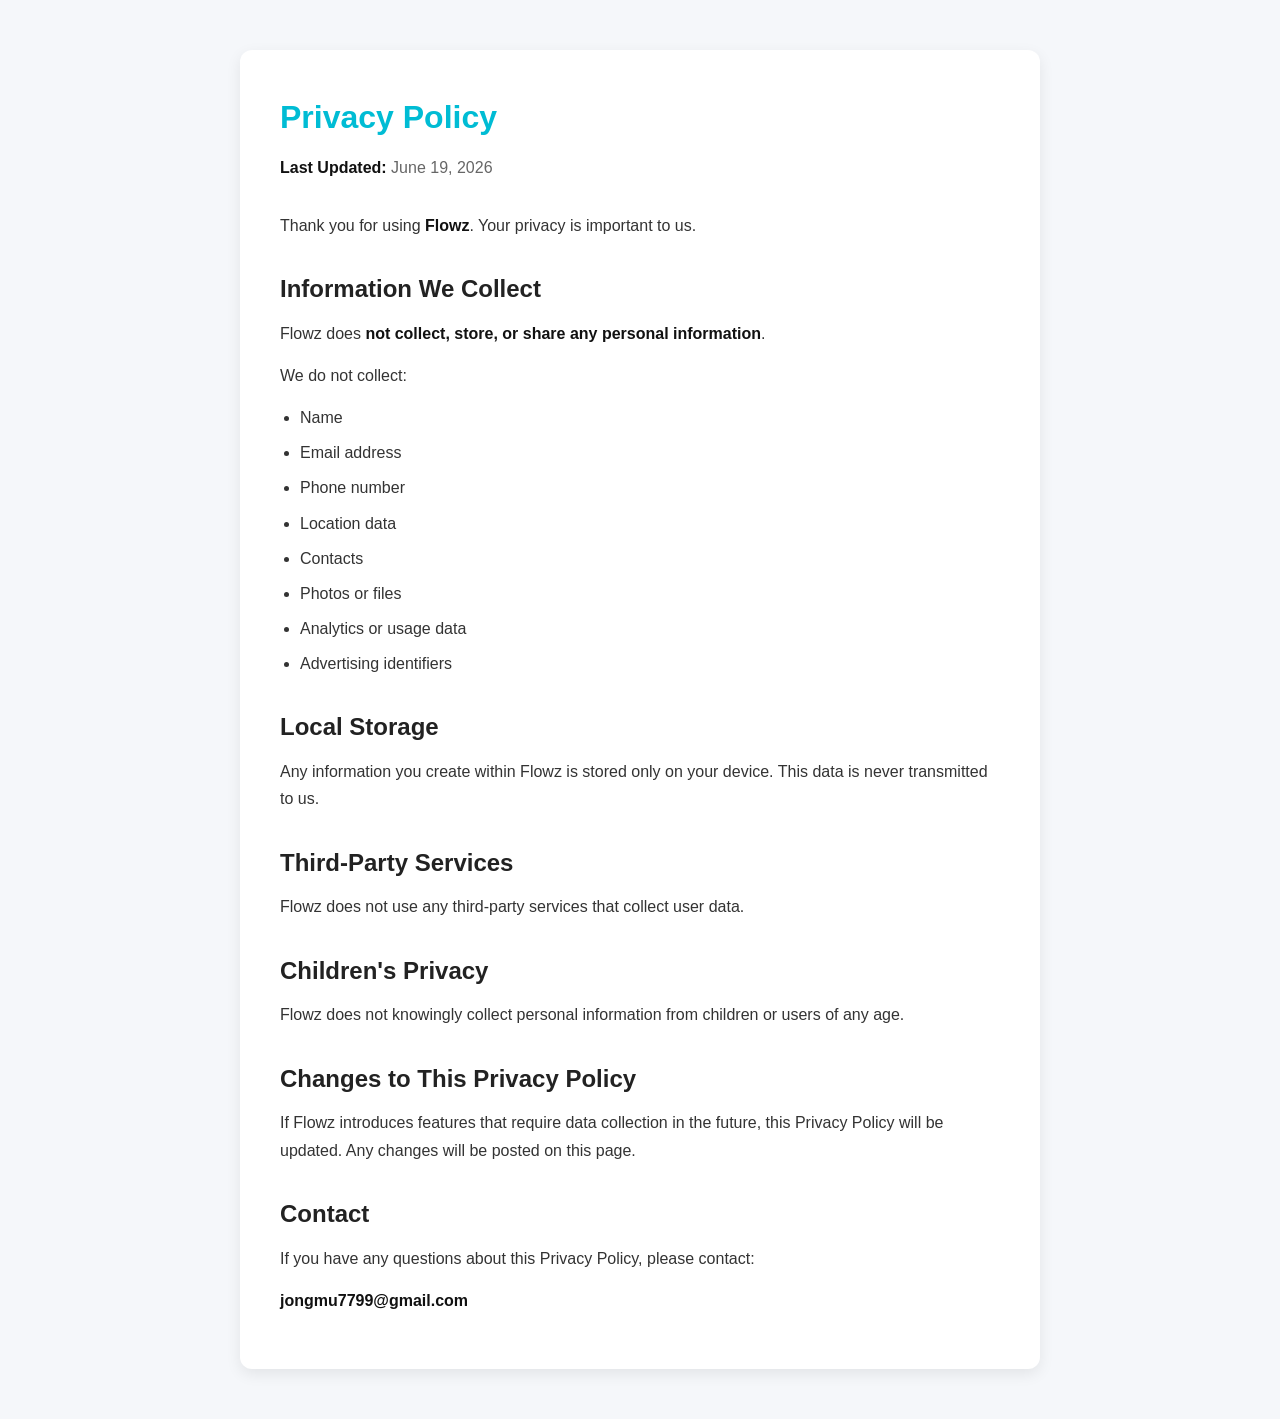
<file: index.html>
<!DOCTYPE html>
<html lang="en">
<head>
    <meta charset="UTF-8">
    <meta name="viewport" content="width=device-width, initial-scale=1.0">
    <title>Flowz Privacy Policy</title>
    <link rel="stylesheet" href="style.css">
</head>
<body>

<div class="container">
    <h1>Privacy Policy</h1>

    <p class="updated"><strong>Last Updated:</strong> June 19, 2026</p>

    <p>
        Thank you for using <strong>Flowz</strong>. Your privacy is important to us.
    </p>

    <h2>Information We Collect</h2>

    <p>
        Flowz does <strong>not collect, store, or share any personal information</strong>.
    </p>

    <p>We do not collect:</p>

    <ul>
        <li>Name</li>
        <li>Email address</li>
        <li>Phone number</li>
        <li>Location data</li>
        <li>Contacts</li>
        <li>Photos or files</li>
        <li>Analytics or usage data</li>
        <li>Advertising identifiers</li>
    </ul>

    <h2>Local Storage</h2>

    <p>
        Any information you create within Flowz is stored only on your device.
        This data is never transmitted to us.
    </p>

    <h2>Third-Party Services</h2>

    <p>
        Flowz does not use any third-party services that collect user data.
    </p>

    <h2>Children's Privacy</h2>

    <p>
        Flowz does not knowingly collect personal information from children or users of any age.
    </p>

    <h2>Changes to This Privacy Policy</h2>

    <p>
        If Flowz introduces features that require data collection in the future,
        this Privacy Policy will be updated. Any changes will be posted on this page.
    </p>

    <h2>Contact</h2>

    <p>
        If you have any questions about this Privacy Policy, please contact:
    </p>

    <p>
        <strong>jongmu7799@gmail.com</strong>
    </p>

</div>

</body>
</html>
</file>
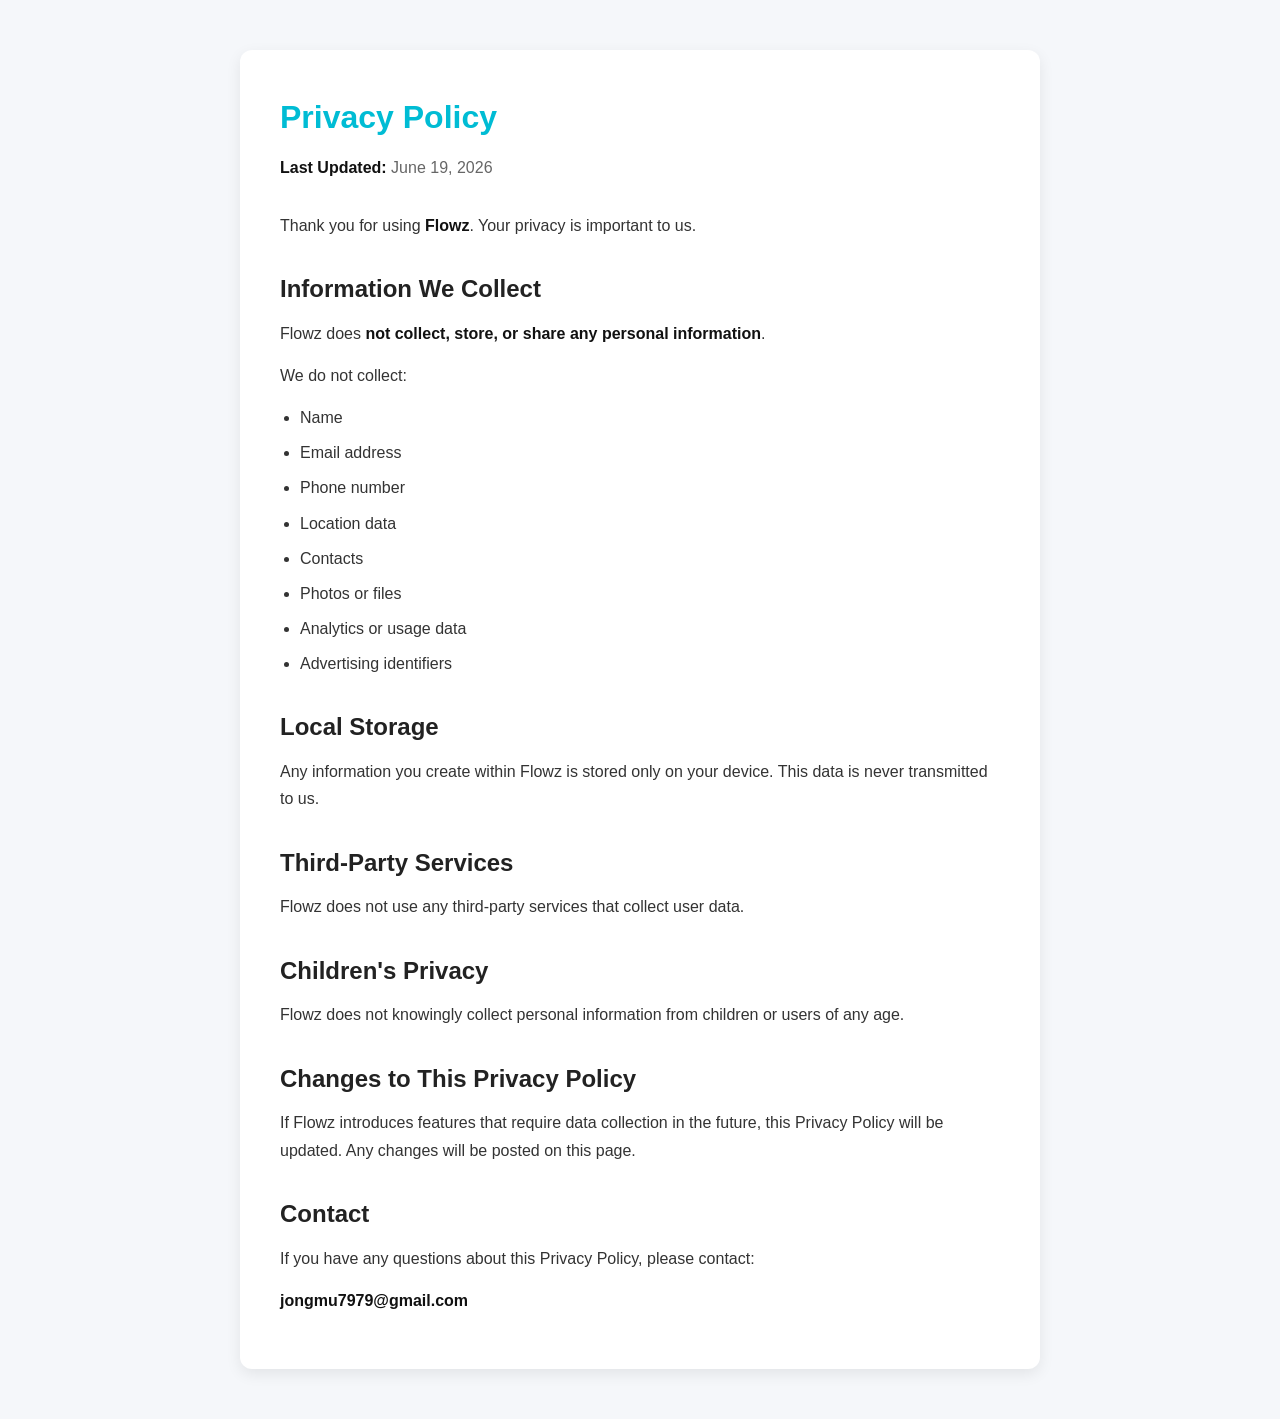
<file: privacy.html>
<!DOCTYPE html>
<html lang="en">
<head>
    <meta charset="UTF-8">
    <meta name="viewport" content="width=device-width, initial-scale=1.0">
    <title>Flowz Privacy Policy</title>
    <link rel="stylesheet" href="style.css">
</head>
<body>

<div class="container">
    <h1>Privacy Policy</h1>

    <p class="updated"><strong>Last Updated:</strong> June 19, 2026</p>

    <p>
        Thank you for using <strong>Flowz</strong>. Your privacy is important to us.
    </p>

    <h2>Information We Collect</h2>

    <p>
        Flowz does <strong>not collect, store, or share any personal information</strong>.
    </p>

    <p>We do not collect:</p>

    <ul>
        <li>Name</li>
        <li>Email address</li>
        <li>Phone number</li>
        <li>Location data</li>
        <li>Contacts</li>
        <li>Photos or files</li>
        <li>Analytics or usage data</li>
        <li>Advertising identifiers</li>
    </ul>

    <h2>Local Storage</h2>

    <p>
        Any information you create within Flowz is stored only on your device.
        This data is never transmitted to us.
    </p>

    <h2>Third-Party Services</h2>

    <p>
        Flowz does not use any third-party services that collect user data.
    </p>

    <h2>Children's Privacy</h2>

    <p>
        Flowz does not knowingly collect personal information from children or users of any age.
    </p>

    <h2>Changes to This Privacy Policy</h2>

    <p>
        If Flowz introduces features that require data collection in the future,
        this Privacy Policy will be updated. Any changes will be posted on this page.
    </p>

    <h2>Contact</h2>

    <p>
        If you have any questions about this Privacy Policy, please contact:
    </p>

    <p>
        <strong>jongmu7979@gmail.com</strong>
    </p>

</div>

</body>
</html>
</file>
<file: style.css>
* {
    margin: 0;
    padding: 0;
    box-sizing: border-box;
}

body {
    font-family: Arial, Helvetica, sans-serif;
    background: #f5f7fa;
    color: #333;
    line-height: 1.7;
}

.container {
    max-width: 800px;
    margin: 50px auto;
    background: white;
    padding: 40px;
    border-radius: 12px;
    box-shadow: 0 5px 15px rgba(0,0,0,0.08);
}

h1 {
    margin-bottom: 10px;
    color: #00bcd4;
}

.updated {
    color: #666;
    margin-bottom: 30px;
}

h2 {
    margin-top: 30px;
    margin-bottom: 10px;
    color: #222;
}

p {
    margin-bottom: 15px;
}

ul {
    margin-left: 20px;
    margin-bottom: 20px;
}

li {
    margin-bottom: 8px;
}

strong {
    color: #111;
}
</file>
